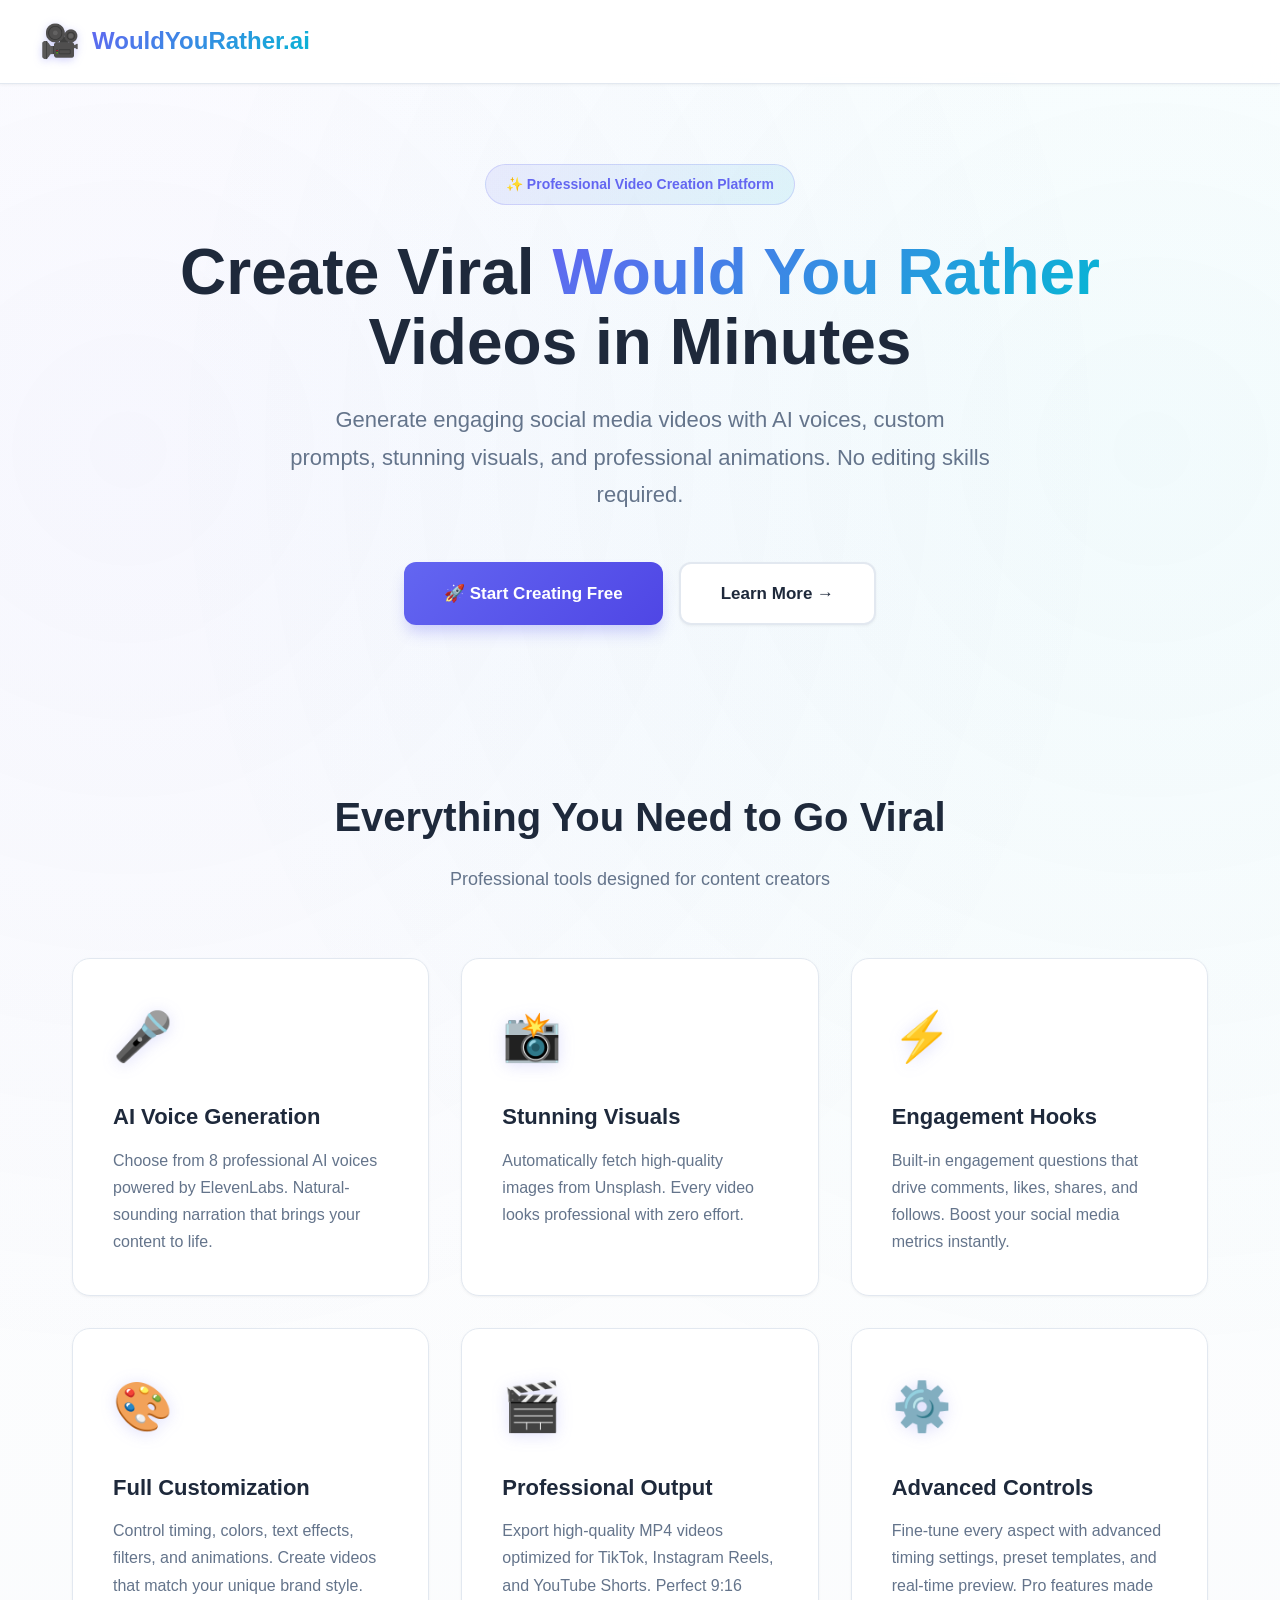
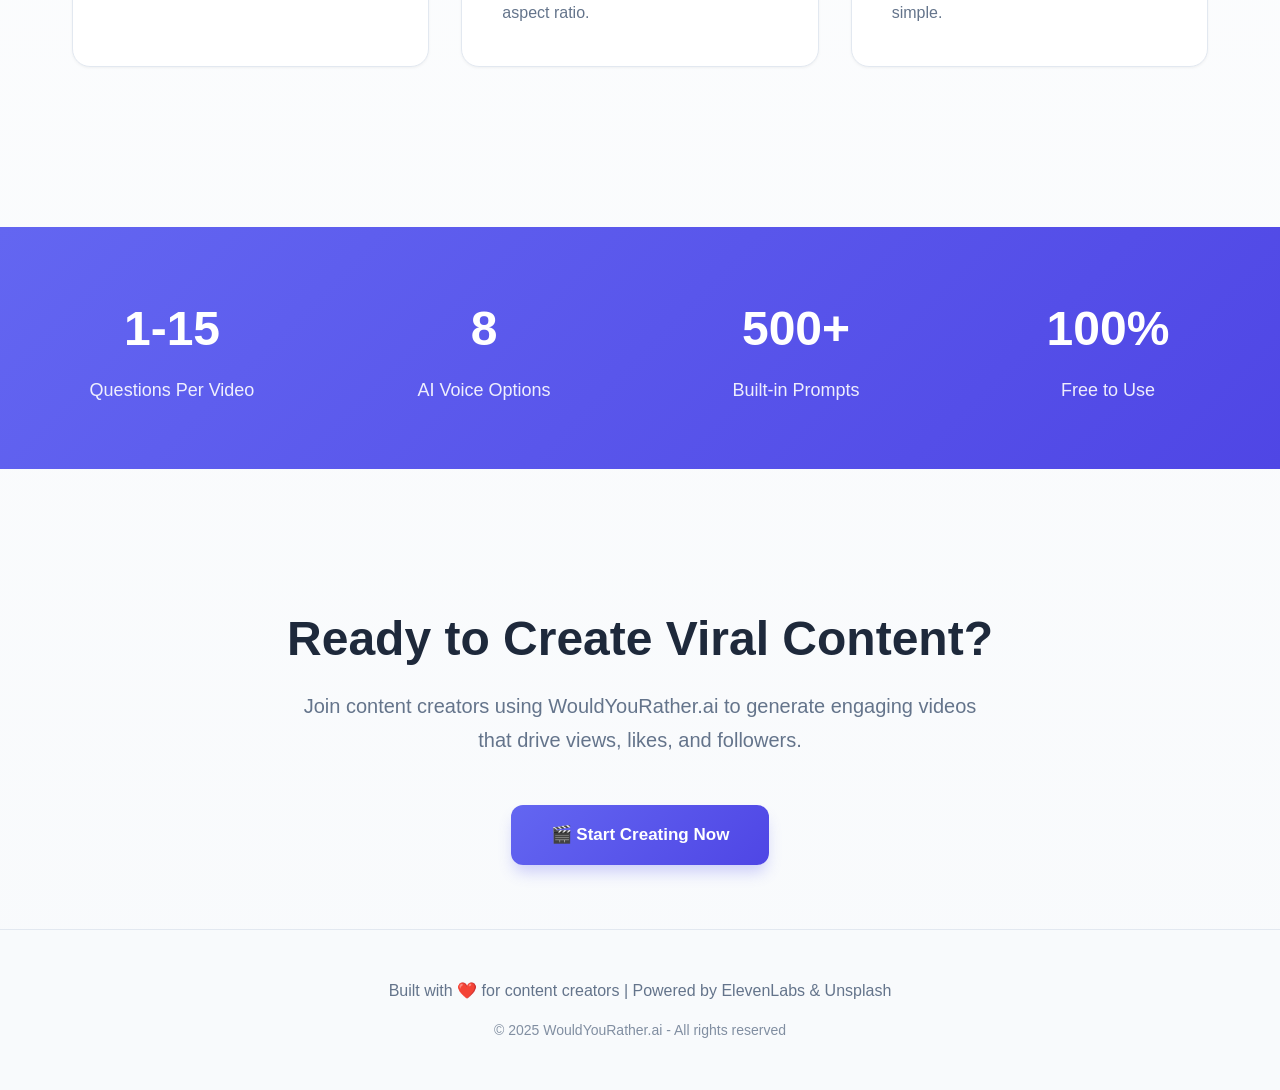
<file: index.html>
<!DOCTYPE html>
<html lang="en">
<head>
    <meta charset="UTF-8">
    <meta name="viewport" content="width=device-width, initial-scale=1.0">
    <title>WouldYouRather.ai - Professional Video Generator SaaS</title>
    <meta name="description" content="Create viral 'Would You Rather' videos with AI voices, engagement hooks, and stunning visuals. Professional video creation made simple.">
    <style>
        * {
            margin: 0;
            padding: 0;
            box-sizing: border-box;
        }

        :root {
            --primary: #6366f1;
            --primary-dark: #4f46e5;
            --accent: #06b6d4;
            --text-dark: #1e293b;
            --text-light: #64748b;
            --bg-light: #f8fafc;
            --white: #ffffff;
            --shadow: 0 20px 25px -5px rgba(0, 0, 0, 0.1), 0 8px 10px -6px rgba(0, 0, 0, 0.1);
            --shadow-xl: 0 25px 50px -12px rgba(0, 0, 0, 0.25);
        }

        body {
            font-family: 'Inter', -apple-system, BlinkMacSystemFont, 'Segoe UI', 'Roboto', 'Oxygen', sans-serif;
            background: linear-gradient(180deg, #ffffff 0%, #f8fafc 100%);
            color: var(--text-dark);
            line-height: 1.6;
            min-height: 100vh;
            -webkit-font-smoothing: antialiased;
            -moz-osx-font-smoothing: grayscale;
        }

        /* Animated Background */
        body::before {
            content: '';
            position: fixed;
            top: -50%;
            left: -50%;
            width: 200%;
            height: 200%;
            background: radial-gradient(circle at 30% 50%, rgba(99, 102, 241, 0.05) 0%, transparent 50%),
                        radial-gradient(circle at 70% 50%, rgba(6, 182, 212, 0.05) 0%, transparent 50%);
            animation: gradient-shift 15s ease infinite;
            z-index: -1;
        }

        @keyframes gradient-shift {
            0%, 100% { transform: translate(0, 0); }
            50% { transform: translate(-3%, -3%); }
        }

        /* Header / Navigation */
        .header {
            position: sticky;
            top: 0;
            background: rgba(255, 255, 255, 0.9);
            backdrop-filter: blur(20px);
            border-bottom: 1px solid #e2e8f0;
            padding: 1rem 2rem;
            z-index: 100;
            box-shadow: 0 1px 3px rgba(0, 0, 0, 0.05);
        }

        .nav {
            max-width: 1200px;
            margin: 0 auto;
            display: flex;
            align-items: center;
            justify-content: space-between;
        }

        .logo {
            display: flex;
            align-items: center;
            gap: 0.75rem;
            font-size: 1.5rem;
            font-weight: 700;
            color: var(--text-dark);
            text-decoration: none;
        }

        .logo-icon {
            font-size: 2rem;
            filter: drop-shadow(0 2px 4px rgba(99, 102, 241, 0.3));
        }

        .logo-text {
            background: linear-gradient(135deg, var(--primary), var(--accent));
            -webkit-background-clip: text;
            -webkit-text-fill-color: transparent;
            background-clip: text;
        }

        /* Hero Section */
        .hero {
            max-width: 1200px;
            margin: 0 auto;
            padding: 5rem 2rem;
            text-align: center;
        }

        .hero-badge {
            display: inline-flex;
            align-items: center;
            gap: 0.5rem;
            padding: 0.5rem 1.25rem;
            background: linear-gradient(135deg, rgba(99, 102, 241, 0.1), rgba(6, 182, 212, 0.1));
            border: 1px solid rgba(99, 102, 241, 0.2);
            border-radius: 9999px;
            font-size: 0.875rem;
            font-weight: 600;
            color: var(--primary);
            margin-bottom: 2rem;
            animation: fadeInUp 0.6s ease-out;
        }

        @keyframes fadeInUp {
            from {
                opacity: 0;
                transform: translateY(20px);
            }
            to {
                opacity: 1;
                transform: translateY(0);
            }
        }

        .hero-title {
            font-size: 4rem;
            font-weight: 800;
            line-height: 1.1;
            margin-bottom: 1.5rem;
            animation: fadeInUp 0.6s ease-out 0.1s backwards;
        }

        .gradient-text {
            background: linear-gradient(135deg, var(--primary), var(--accent));
            -webkit-background-clip: text;
            -webkit-text-fill-color: transparent;
            background-clip: text;
        }

        .hero-description {
            font-size: 1.375rem;
            color: var(--text-light);
            max-width: 700px;
            margin: 0 auto 3rem;
            line-height: 1.7;
            animation: fadeInUp 0.6s ease-out 0.2s backwards;
        }

        .hero-cta {
            display: flex;
            gap: 1rem;
            justify-content: center;
            flex-wrap: wrap;
            animation: fadeInUp 0.6s ease-out 0.3s backwards;
        }

        .btn {
            display: inline-flex;
            align-items: center;
            gap: 0.625rem;
            padding: 1rem 2.5rem;
            font-size: 1.0625rem;
            font-weight: 600;
            border-radius: 12px;
            text-decoration: none;
            transition: all 250ms cubic-bezier(0.4, 0, 0.2, 1);
            cursor: pointer;
            border: none;
            font-family: inherit;
        }

        .btn-primary {
            background: linear-gradient(135deg, var(--primary), var(--primary-dark));
            color: white;
            box-shadow: 0 10px 15px -3px rgba(99, 102, 241, 0.3);
        }

        .btn-primary:hover {
            transform: translateY(-2px);
            box-shadow: 0 20px 25px -5px rgba(99, 102, 241, 0.4);
        }

        .btn-secondary {
            background: white;
            color: var(--text-dark);
            border: 2px solid #e2e8f0;
            box-shadow: 0 1px 3px rgba(0, 0, 0, 0.05);
        }

        .btn-secondary:hover {
            transform: translateY(-2px);
            box-shadow: var(--shadow);
            border-color: var(--primary);
        }

        /* Features Grid */
        .features {
            max-width: 1200px;
            margin: 0 auto;
            padding: 5rem 2rem;
        }

        .features-header {
            text-align: center;
            margin-bottom: 4rem;
        }

        .features-title {
            font-size: 2.5rem;
            font-weight: 700;
            margin-bottom: 1rem;
            color: var(--text-dark);
        }

        .features-subtitle {
            font-size: 1.125rem;
            color: var(--text-light);
        }

        .features-grid {
            display: grid;
            grid-template-columns: repeat(auto-fit, minmax(320px, 1fr));
            gap: 2rem;
        }

        .feature-card {
            background: white;
            border: 1px solid #e2e8f0;
            border-radius: 18px;
            padding: 2.5rem;
            transition: all 250ms cubic-bezier(0.4, 0, 0.2, 1);
            box-shadow: 0 1px 3px rgba(0, 0, 0, 0.05);
        }

        .feature-card:hover {
            transform: translateY(-4px);
            box-shadow: var(--shadow);
            border-color: #cbd5e1;
        }

        .feature-icon {
            font-size: 3rem;
            margin-bottom: 1.5rem;
            display: inline-block;
            filter: drop-shadow(0 2px 8px rgba(99, 102, 241, 0.2));
        }

        .feature-title {
            font-size: 1.375rem;
            font-weight: 600;
            margin-bottom: 0.75rem;
            color: var(--text-dark);
        }

        .feature-description {
            color: var(--text-light);
            line-height: 1.7;
            font-size: 1rem;
        }

        /* Stats Section */
        .stats {
            background: linear-gradient(135deg, var(--primary), var(--primary-dark));
            padding: 4rem 2rem;
            margin: 5rem 0;
        }

        .stats-grid {
            max-width: 1200px;
            margin: 0 auto;
            display: grid;
            grid-template-columns: repeat(auto-fit, minmax(200px, 1fr));
            gap: 3rem;
            text-align: center;
        }

        .stat-item {
            color: white;
        }

        .stat-number {
            font-size: 3rem;
            font-weight: 800;
            margin-bottom: 0.5rem;
        }

        .stat-label {
            font-size: 1.125rem;
            opacity: 0.9;
        }

        /* Footer */
        .footer {
            text-align: center;
            padding: 3rem 2rem;
            color: var(--text-light);
            background: var(--bg-light);
            border-top: 1px solid #e2e8f0;
        }

        .footer-content {
            max-width: 1200px;
            margin: 0 auto;
        }

        .footer-text {
            font-size: 1rem;
        }

        /* Responsive Design */
        @media (max-width: 768px) {
            .hero-title {
                font-size: 2.5rem;
            }

            .hero-description {
                font-size: 1.125rem;
            }

            .features-title {
                font-size: 2rem;
            }

            .feature-card {
                padding: 2rem;
            }

            .btn {
                padding: 0.875rem 2rem;
                font-size: 1rem;
            }

            .hero-cta {
                flex-direction: column;
            }

            .btn {
                width: 100%;
                justify-content: center;
            }
        }

        /* Animations */
        .animate-on-scroll {
            opacity: 0;
            transform: translateY(30px);
            transition: all 0.6s ease-out;
        }

        .animate-on-scroll.visible {
            opacity: 1;
            transform: translateY(0);
        }
    </style>
</head>
<body>
    <!-- Header / Navigation -->
    <header class="header">
        <nav class="nav">
            <a href="/" class="logo">
                <span class="logo-icon">🎥</span>
                <span class="logo-text">WouldYouRather.ai</span>
            </a>
        </nav>
    </header>

    <!-- Hero Section -->
    <section class="hero">
        <div class="hero-badge">
            ✨ Professional Video Creation Platform
        </div>
        <h1 class="hero-title">
            Create Viral <span class="gradient-text">Would You Rather</span> Videos in Minutes
        </h1>
        <p class="hero-description">
            Generate engaging social media videos with AI voices, custom prompts, stunning visuals, and professional animations. No editing skills required.
        </p>
        <div class="hero-cta">
            <a href="src/" class="btn btn-primary">
                🚀 Start Creating Free
            </a>
            <a href="#features" class="btn btn-secondary">
                Learn More →
            </a>
        </div>
    </section>

    <!-- Features Section -->
    <section id="features" class="features">
        <div class="features-header">
            <h2 class="features-title">Everything You Need to Go Viral</h2>
            <p class="features-subtitle">Professional tools designed for content creators</p>
        </div>
        <div class="features-grid">
            <div class="feature-card animate-on-scroll">
                <div class="feature-icon">🎤</div>
                <h3 class="feature-title">AI Voice Generation</h3>
                <p class="feature-description">
                    Choose from 8 professional AI voices powered by ElevenLabs. Natural-sounding narration that brings your content to life.
                </p>
            </div>
            <div class="feature-card animate-on-scroll">
                <div class="feature-icon">📸</div>
                <h3 class="feature-title">Stunning Visuals</h3>
                <p class="feature-description">
                    Automatically fetch high-quality images from Unsplash. Every video looks professional with zero effort.
                </p>
            </div>
            <div class="feature-card animate-on-scroll">
                <div class="feature-icon">⚡</div>
                <h3 class="feature-title">Engagement Hooks</h3>
                <p class="feature-description">
                    Built-in engagement questions that drive comments, likes, shares, and follows. Boost your social media metrics instantly.
                </p>
            </div>
            <div class="feature-card animate-on-scroll">
                <div class="feature-icon">🎨</div>
                <h3 class="feature-title">Full Customization</h3>
                <p class="feature-description">
                    Control timing, colors, text effects, filters, and animations. Create videos that match your unique brand style.
                </p>
            </div>
            <div class="feature-card animate-on-scroll">
                <div class="feature-icon">🎬</div>
                <h3 class="feature-title">Professional Output</h3>
                <p class="feature-description">
                    Export high-quality MP4 videos optimized for TikTok, Instagram Reels, and YouTube Shorts. Perfect 9:16 aspect ratio.
                </p>
            </div>
            <div class="feature-card animate-on-scroll">
                <div class="feature-icon">⚙️</div>
                <h3 class="feature-title">Advanced Controls</h3>
                <p class="feature-description">
                    Fine-tune every aspect with advanced timing settings, preset templates, and real-time preview. Pro features made simple.
                </p>
            </div>
        </div>
    </section>

    <!-- Stats Section -->
    <section class="stats">
        <div class="stats-grid">
            <div class="stat-item">
                <div class="stat-number">1-15</div>
                <div class="stat-label">Questions Per Video</div>
            </div>
            <div class="stat-item">
                <div class="stat-number">8</div>
                <div class="stat-label">AI Voice Options</div>
            </div>
            <div class="stat-item">
                <div class="stat-number">500+</div>
                <div class="stat-label">Built-in Prompts</div>
            </div>
            <div class="stat-item">
                <div class="stat-number">100%</div>
                <div class="stat-label">Free to Use</div>
            </div>
        </div>
    </section>

    <!-- CTA Section -->
    <section class="hero" style="padding: 4rem 2rem;">
        <h2 class="hero-title" style="font-size: 3rem;">
            Ready to Create Viral Content?
        </h2>
        <p class="hero-description" style="font-size: 1.25rem;">
            Join content creators using WouldYouRather.ai to generate engaging videos that drive views, likes, and followers.
        </p>
        <div class="hero-cta">
            <a href="src/" class="btn btn-primary">
                🎬 Start Creating Now
            </a>
        </div>
    </section>

    <!-- Footer -->
    <footer class="footer">
        <div class="footer-content">
            <p class="footer-text">Built with ❤️ for content creators | Powered by ElevenLabs & Unsplash</p>
            <p class="footer-text" style="margin-top: 1rem; font-size: 0.875rem; opacity: 0.8;">
                © 2025 WouldYouRather.ai - All rights reserved
            </p>
        </div>
    </footer>

    <script>
        // Animate on scroll
        const observerOptions = {
            threshold: 0.1,
            rootMargin: '0px 0px -50px 0px'
        };

        const observer = new IntersectionObserver((entries) => {
            entries.forEach((entry, index) => {
                if (entry.isIntersecting) {
                    setTimeout(() => {
                        entry.target.classList.add('visible');
                    }, index * 100);
                }
            });
        }, observerOptions);

        document.querySelectorAll('.animate-on-scroll').forEach((el) => {
            observer.observe(el);
        });

        // Smooth scroll
        document.querySelectorAll('a[href^="#"]').forEach(anchor => {
            anchor.addEventListener('click', function (e) {
                e.preventDefault();
                const target = document.querySelector(this.getAttribute('href'));
                if (target) {
                    target.scrollIntoView({ behavior: 'smooth', block: 'start' });
                }
            });
        });
    </script>
</body>
</html>
</file>
